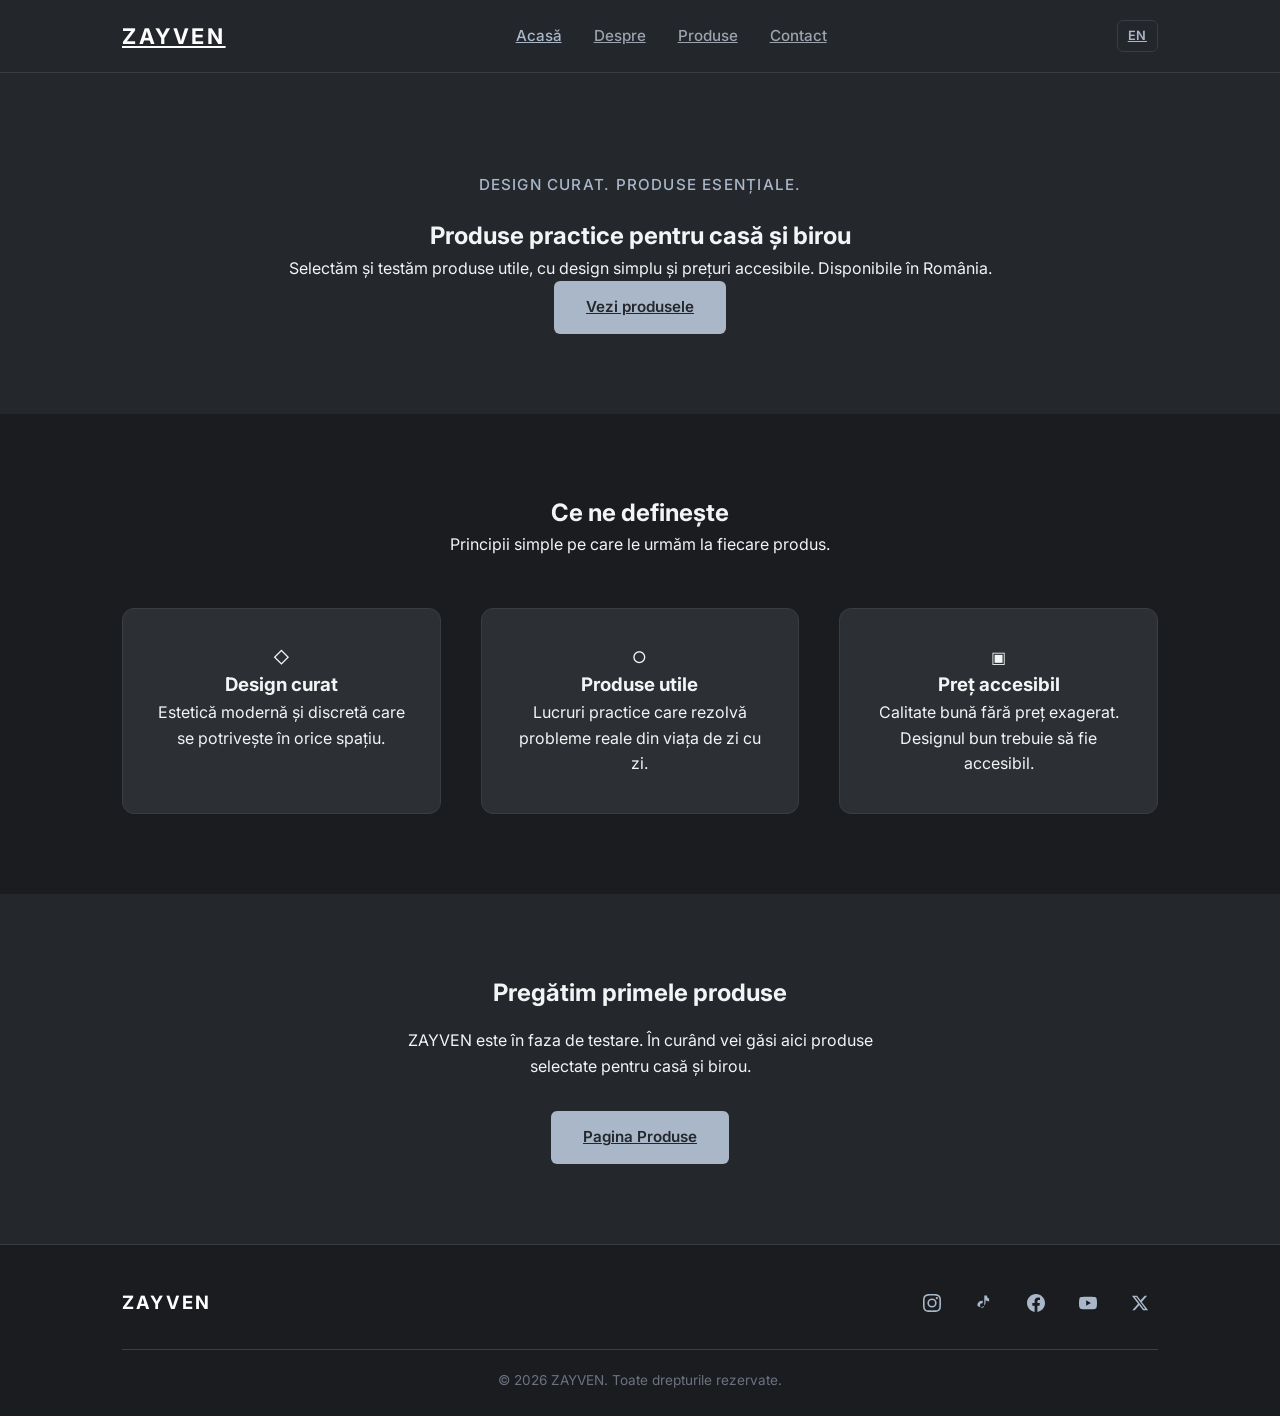
<file: index.html>
<!DOCTYPE html>
<html lang="ro">
<head>
  <meta charset="UTF-8">
  <meta name="viewport" content="width=device-width, initial-scale=1.0">
  <title>ZAYVEN — Design curat. Produse esențiale.</title>
  <meta name="description" content="ZAYVEN — brand cu design curat și produse practice pentru casă și birou. Disponibil în România.">
  <meta property="og:title" content="ZAYVEN — Design curat. Produse esențiale.">
  <meta property="og:description" content="Produse practice cu design curat, disponibile în România.">
  <meta property="og:type" content="website">
  <meta property="og:url" content="https://zayven.uk">
  <meta property="og:site_name" content="ZAYVEN">
  <meta name="twitter:card" content="summary">
  <link rel="preconnect" href="https://fonts.googleapis.com">
  <link rel="preconnect" href="https://fonts.gstatic.com" crossorigin>
  <link href="https://fonts.googleapis.com/css2?family=Inter:wght@400;500;600;700&display=swap" rel="stylesheet">
  <link rel="icon" href="favicon.svg" type="image/svg+xml">
  <link rel="stylesheet" href="styles.css">
</head>
<body>

  <header>
    <div class="container nav">
      <a href="index.html" class="logo">ZAYVEN</a>
      <nav>
        <ul class="nav-links" id="navLinks">
          <li><a href="index.html" class="active">Acasă</a></li>
          <li><a href="about.html">Despre</a></li>
          <li><a href="shop.html">Produse</a></li>
          <li><a href="contact.html">Contact</a></li>
        </ul>
      </nav>
      <div class="nav-actions">
        <a href="index-en.html" class="lang-btn" title="English">EN</a>
        <button class="menu-toggle" id="menuToggle" aria-label="Meniu">
          <span></span>
          <span></span>
          <span></span>
        </button>
      </div>
    </div>
  </header>

  <section class="hero">
    <div class="container">
      <p class="hero-tagline">Design curat. Produse esențiale.</p>
      <h1>Produse practice pentru casă și birou</h1>
      <p>Selectăm și testăm produse utile, cu design simplu și prețuri accesibile. Disponibile în România.</p>
      <a href="shop.html" class="btn btn-primary">Vezi produsele</a>
    </div>
  </section>

  <section class="features">
    <div class="container">
      <div class="section-header">
        <h2>Ce ne definește</h2>
        <p>Principii simple pe care le urmăm la fiecare produs.</p>
      </div>
      <div class="features-grid">
        <div class="feature-card">
          <div class="feature-icon">◇</div>
          <h3>Design curat</h3>
          <p>Estetică modernă și discretă care se potrivește în orice spațiu.</p>
        </div>
        <div class="feature-card">
          <div class="feature-icon">○</div>
          <h3>Produse utile</h3>
          <p>Lucruri practice care rezolvă probleme reale din viața de zi cu zi.</p>
        </div>
        <div class="feature-card">
          <div class="feature-icon">▣</div>
          <h3>Preț accesibil</h3>
          <p>Calitate bună fără preț exagerat. Designul bun trebuie să fie accesibil.</p>
        </div>
      </div>
    </div>
  </section>

  <section class="section">
    <div class="container" style="text-align: center;">
      <h2 style="margin-bottom: 16px;">Pregătim primele produse</h2>
      <p style="max-width: 480px; margin: 0 auto 32px;">
        ZAYVEN este în faza de testare. În curând vei găsi aici produse selectate pentru casă și birou.
      </p>
      <a href="shop.html" class="btn btn-primary">Pagina Produse</a>
    </div>
  </section>

  <footer>
    <div class="container">
      <div class="footer-content">
        <div class="footer-logo">ZAYVEN</div>
        <ul class="social-links">
          <li><a href="https://www.instagram.com/zayven.uk" target="_blank" rel="noopener" aria-label="Instagram"><svg viewBox="0 0 24 24" xmlns="http://www.w3.org/2000/svg"><path d="M12 2.163c3.204 0 3.584.012 4.85.07 3.252.148 4.771 1.691 4.919 4.919.058 1.265.069 1.645.069 4.849 0 3.205-.012 3.584-.069 4.849-.149 3.225-1.664 4.771-4.919 4.919-1.266.058-1.644.07-4.85.07-3.204 0-3.584-.012-4.849-.07-3.26-.149-4.771-1.699-4.919-4.92-.058-1.265-.07-1.644-.07-4.849 0-3.204.013-3.583.07-4.849.149-3.227 1.664-4.771 4.919-4.919 1.266-.057 1.645-.069 4.849-.069zM12 0C8.741 0 8.333.014 7.053.072 2.695.272.273 2.69.073 7.052.014 8.333 0 8.741 0 12c0 3.259.014 3.668.072 4.948.2 4.358 2.618 6.78 6.98 6.98C8.333 23.986 8.741 24 12 24c3.259 0 3.668-.014 4.948-.072 4.354-.2 6.782-2.618 6.979-6.98.059-1.28.073-1.689.073-4.948 0-3.259-.014-3.667-.072-4.947-.196-4.354-2.617-6.78-6.979-6.98C15.668.014 15.259 0 12 0zm0 5.838a6.162 6.162 0 100 12.324 6.162 6.162 0 000-12.324zM12 16a4 4 0 110-8 4 4 0 010 8zm6.406-11.845a1.44 1.44 0 100 2.881 1.44 1.44 0 000-2.881z"/></svg></a></li>
          <li><a href="https://www.tiktok.com/@zayven.uk" target="_blank" rel="noopener" aria-label="TikTok"><svg viewBox="0 0 24 24" xmlns="http://www.w3.org/2000/svg"><path d="M19.59 6.69a4.83 4.83 0 01-3.77-4.25V2h-3.45v13.67a2.89 2.89 0 01-2.88 2.5 2.89 2.89 0 01-2.89-2.89 2.89 2.89 0 012.89-2.89c.28 0 .54.04.79.1v-3.5a6.37 6.37 0 00-.79-.05A6.34 6.34 0 003.1 15.3a6.34 6.34 0 0010.98-4.33V8.33a8.2 8.2 0 004.76 1.52V6.4a4.85 4.85 0 01-1.25.29z"/></svg></a></li>
          <li><a href="https://www.facebook.com/share/1CYm52KBbQ/" target="_blank" rel="noopener" aria-label="Facebook"><svg viewBox="0 0 24 24" xmlns="http://www.w3.org/2000/svg"><path d="M24 12.073c0-6.627-5.373-12-12-12s-12 5.373-12 12c0 5.99 4.388 10.954 10.125 11.854v-8.385H7.078v-3.47h3.047V9.43c0-3.007 1.792-4.669 4.533-4.669 1.312 0 2.686.235 2.686.235v2.953H15.83c-1.491 0-1.956.925-1.956 1.874v2.25h3.328l-.532 3.47h-2.796v8.385C19.612 23.027 24 18.062 24 12.073z"/></svg></a></li>
          <li><a href="https://youtube.com/@zayvenuk" target="_blank" rel="noopener" aria-label="YouTube"><svg viewBox="0 0 24 24" xmlns="http://www.w3.org/2000/svg"><path d="M23.498 6.169a3.016 3.016 0 00-2.122-2.136C19.505 3.545 12 3.545 12 3.545s-7.505 0-9.377.488A3.017 3.017 0 00.502 6.17C0 8.07 0 12 0 12s0 3.93.502 5.814a3.016 3.016 0 002.122 2.136c1.871.489 9.376.489 9.376.489s7.505 0 9.377-.489a3.015 3.015 0 002.122-2.136C24 15.93 24 12 24 12s0-3.93-.502-5.831zM9.545 15.568V8.432L15.818 12l-6.273 3.568z"/></svg></a></li>
          <li><a href="https://x.com/ZayvenUK" target="_blank" rel="noopener" aria-label="X"><svg viewBox="0 0 24 24" xmlns="http://www.w3.org/2000/svg"><path d="M18.244 2.25h3.308l-7.227 8.26 8.502 11.24H16.17l-5.214-6.817L4.99 21.75H1.68l7.73-8.835L1.254 2.25H8.08l4.713 6.231zm-1.161 17.52h1.833L7.084 4.126H5.117z"/></svg></a></li>
        </ul>
      </div>
      <div class="footer-bottom">
        &copy; 2026 ZAYVEN. Toate drepturile rezervate.
      </div>
    </div>
  </footer>

  <script>
    const toggle = document.getElementById('menuToggle');
    const navLinks = document.getElementById('navLinks');
    if (toggle && navLinks) {
      toggle.addEventListener('click', () => {
        navLinks.classList.toggle('active');
      });
    }
  </script>
</body>
</html>
</file>
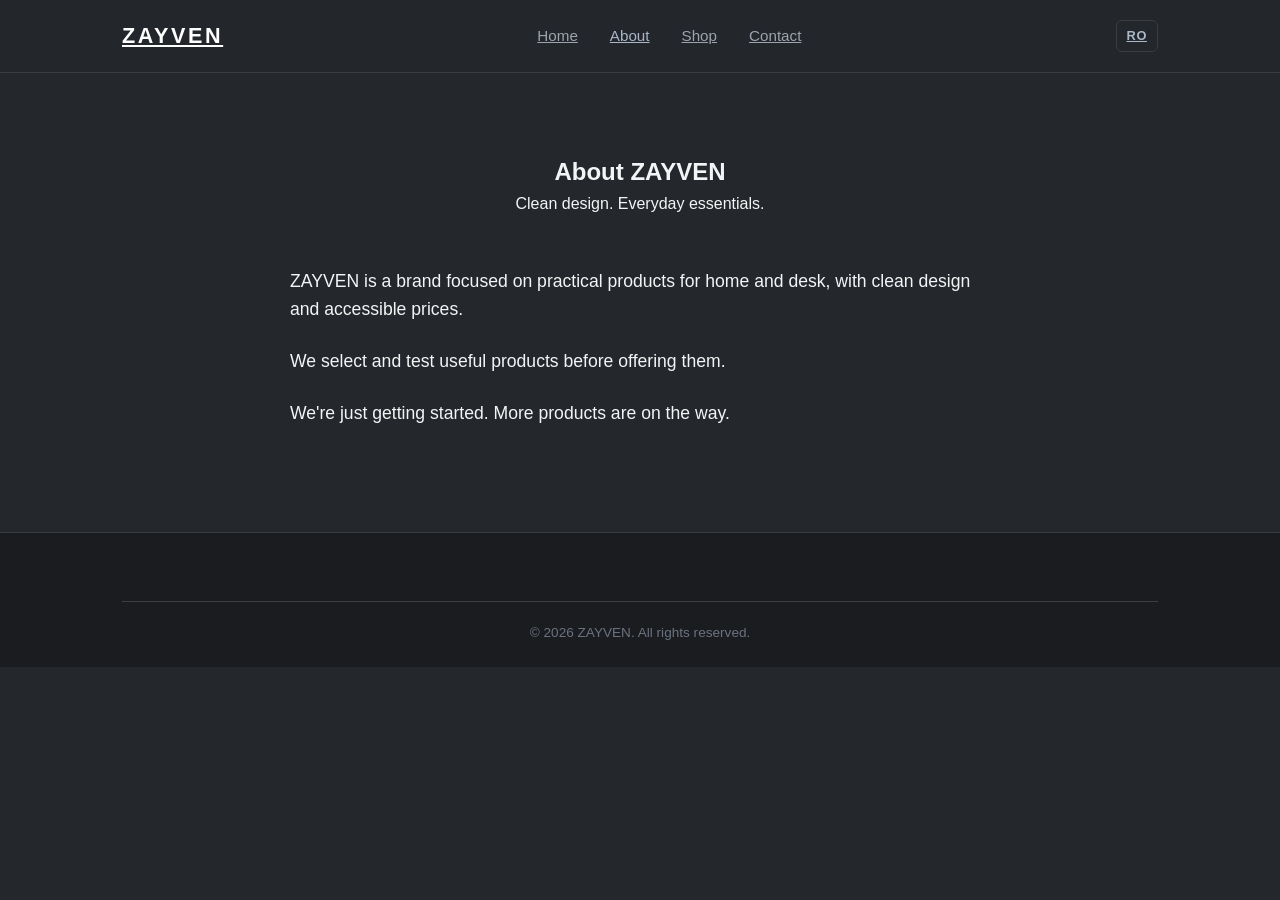
<file: about-en.html>
<!DOCTYPE html>
<html lang="en">
<head>
  <meta charset="UTF-8">
  <meta name="viewport" content="width=device-width, initial-scale=1.0">
  <title>About — ZAYVEN</title>
  <link rel="icon" href="favicon.svg" type="image/svg+xml">
  <link rel="stylesheet" href="styles.css">
</head>
<body>
  <header>
    <div class="container nav">
      <a href="index-en.html" class="logo">ZAYVEN</a>
      <nav>
        <ul class="nav-links" id="navLinks">
          <li><a href="index-en.html">Home</a></li>
          <li><a href="about-en.html" class="active">About</a></li>
          <li><a href="shop-en.html">Shop</a></li>
          <li><a href="contact-en.html">Contact</a></li>
        </ul>
      </nav>
      <div class="nav-actions">
        <a href="about.html" class="lang-btn">RO</a>
        <button class="menu-toggle" id="menuToggle"><span></span><span></span><span></span></button>
      </div>
    </div>
  </header>
  <section class="section">
    <div class="container">
      <div class="section-header">
        <h1>About ZAYVEN</h1>
        <p>Clean design. Everyday essentials.</p>
      </div>
      <div class="about-content">
        <p>ZAYVEN is a brand focused on practical products for home and desk, with clean design and accessible prices.</p>
        <p>We select and test useful products before offering them.</p>
        <p>We're just getting started. More products are on the way.</p>
      </div>
    </div>
  </section>
  <footer>
    <div class="container">
      <div class="footer-bottom">&copy; 2026 ZAYVEN. All rights reserved.</div>
    </div>
  </footer>
  <script>
    const toggle = document.getElementById('menuToggle');
    const navLinks = document.getElementById('navLinks');
    if (toggle && navLinks) toggle.addEventListener('click', () => navLinks.classList.toggle('active'));
  </script>
</body>
</html>
</file>
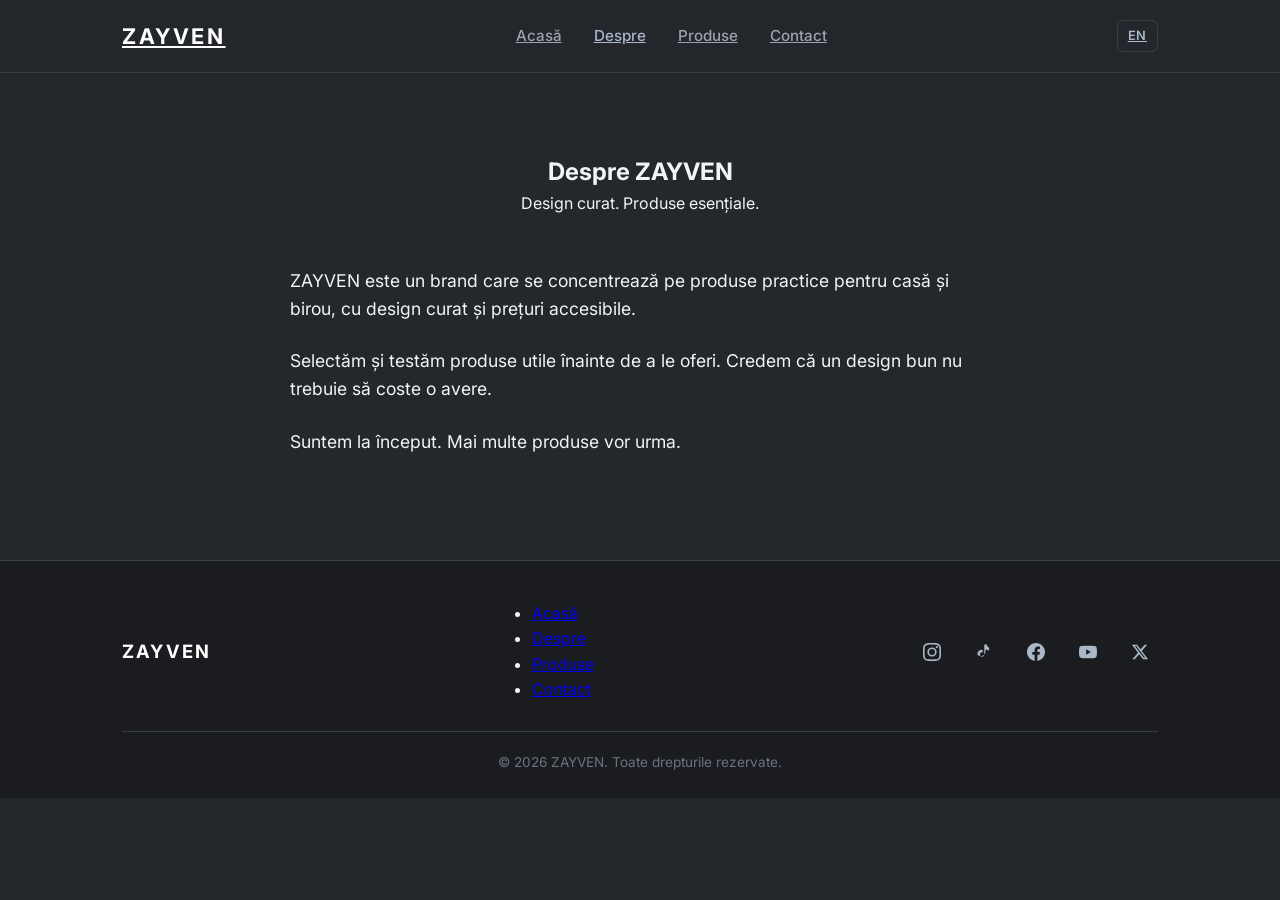
<file: about.html>
<!DOCTYPE html>
<html lang="ro">
<head>
  <meta charset="UTF-8">
  <meta name="viewport" content="width=device-width, initial-scale=1.0">
  <title>Despre — ZAYVEN</title>
  <meta name="description" content="Despre ZAYVEN — brand cu design curat și produse practice pentru casă și birou.">
  <meta property="og:title" content="Despre — ZAYVEN">
  <meta property="og:description" content="Brand cu design curat și produse practice.">
  <meta property="og:type" content="website">
  <meta property="og:url" content="https://zayven.uk/about.html">
  <meta name="twitter:card" content="summary">
  <link rel="preconnect" href="https://fonts.googleapis.com">
  <link rel="preconnect" href="https://fonts.gstatic.com" crossorigin>
  <link href="https://fonts.googleapis.com/css2?family=Inter:wght@400;500;600;700&display=swap" rel="stylesheet">
  <link rel="icon" href="favicon.svg" type="image/svg+xml">
  <link rel="stylesheet" href="styles.css">
</head>
<body>

  <header>
    <div class="container nav">
      <a href="index.html" class="logo">ZAYVEN</a>
      <nav>
        <ul class="nav-links" id="navLinks">
          <li><a href="index.html">Acasă</a></li>
          <li><a href="about.html" class="active">Despre</a></li>
          <li><a href="shop.html">Produse</a></li>
          <li><a href="contact.html">Contact</a></li>
        </ul>
      </nav>
      <div class="nav-actions">
        <a href="about-en.html" class="lang-btn" title="English">EN</a>
        <button class="menu-toggle" id="menuToggle" aria-label="Meniu">
          <span></span>
          <span></span>
          <span></span>
        </button>
      </div>
    </div>
  </header>

  <section class="section">
    <div class="container">
      <div class="section-header">
        <h1>Despre ZAYVEN</h1>
        <p>Design curat. Produse esențiale.</p>
      </div>

      <div class="about-content">
        <p>
          ZAYVEN este un brand care se concentrează pe produse practice pentru casă și birou, cu design curat și prețuri accesibile.
        </p>
        <p>
          Selectăm și testăm produse utile înainte de a le oferi. Credem că un design bun nu trebuie să coste o avere.
        </p>
        <p>
          Suntem la început. Mai multe produse vor urma.
        </p>
      </div>
    </div>
  </section>

  <footer>
    <div class="container">
      <div class="footer-content">
        <div class="footer-logo">ZAYVEN</div>
        <ul class="footer-links">
          <li><a href="index.html">Acasă</a></li>
          <li><a href="about.html">Despre</a></li>
          <li><a href="shop.html">Produse</a></li>
          <li><a href="contact.html">Contact</a></li>
        </ul>
        <ul class="social-links">
          <li><a href="https://www.instagram.com/zayven.uk" target="_blank" rel="noopener" aria-label="Instagram"><svg viewBox="0 0 24 24" xmlns="http://www.w3.org/2000/svg"><path d="M12 2.163c3.204 0 3.584.012 4.85.07 3.252.148 4.771 1.691 4.919 4.919.058 1.265.069 1.645.069 4.849 0 3.205-.012 3.584-.069 4.849-.149 3.225-1.664 4.771-4.919 4.919-1.266.058-1.644.07-4.85.07-3.204 0-3.584-.012-4.849-.07-3.26-.149-4.771-1.699-4.919-4.92-.058-1.265-.07-1.644-.07-4.849 0-3.204.013-3.583.07-4.849.149-3.227 1.664-4.771 4.919-4.919 1.266-.057 1.645-.069 4.849-.069zM12 0C8.741 0 8.333.014 7.053.072 2.695.272.273 2.69.073 7.052.014 8.333 0 8.741 0 12c0 3.259.014 3.668.072 4.948.2 4.358 2.618 6.78 6.98 6.98C8.333 23.986 8.741 24 12 24c3.259 0 3.668-.014 4.948-.072 4.354-.2 6.782-2.618 6.979-6.98.059-1.28.073-1.689.073-4.948 0-3.259-.014-3.667-.072-4.947-.196-4.354-2.617-6.78-6.979-6.98C15.668.014 15.259 0 12 0zm0 5.838a6.162 6.162 0 100 12.324 6.162 6.162 0 000-12.324zM12 16a4 4 0 110-8 4 4 0 010 8zm6.406-11.845a1.44 1.44 0 100 2.881 1.44 1.44 0 000-2.881z"/></svg></a></li>
          <li><a href="https://www.tiktok.com/@zayven.uk" target="_blank" rel="noopener" aria-label="TikTok"><svg viewBox="0 0 24 24" xmlns="http://www.w3.org/2000/svg"><path d="M19.59 6.69a4.83 4.83 0 01-3.77-4.25V2h-3.45v13.67a2.89 2.89 0 01-2.88 2.5 2.89 2.89 0 01-2.89-2.89 2.89 2.89 0 012.89-2.89c.28 0 .54.04.79.1v-3.5a6.37 6.37 0 00-.79-.05A6.34 6.34 0 003.1 15.3a6.34 6.34 0 0010.98-4.33V8.33a8.2 8.2 0 004.76 1.52V6.4a4.85 4.85 0 01-1.25.29z"/></svg></a></li>
          <li><a href="https://www.facebook.com/share/1CYm52KBbQ/" target="_blank" rel="noopener" aria-label="Facebook"><svg viewBox="0 0 24 24" xmlns="http://www.w3.org/2000/svg"><path d="M24 12.073c0-6.627-5.373-12-12-12s-12 5.373-12 12c0 5.99 4.388 10.954 10.125 11.854v-8.385H7.078v-3.47h3.047V9.43c0-3.007 1.792-4.669 4.533-4.669 1.312 0 2.686.235 2.686.235v2.953H15.83c-1.491 0-1.956.925-1.956 1.874v2.25h3.328l-.532 3.47h-2.796v8.385C19.612 23.027 24 18.062 24 12.073z"/></svg></a></li>
          <li><a href="https://youtube.com/@zayvenuk" target="_blank" rel="noopener" aria-label="YouTube"><svg viewBox="0 0 24 24" xmlns="http://www.w3.org/2000/svg"><path d="M23.498 6.169a3.016 3.016 0 00-2.122-2.136C19.505 3.545 12 3.545 12 3.545s-7.505 0-9.377.488A3.017 3.017 0 00.502 6.17C0 8.07 0 12 0 12s0 3.93.502 5.814a3.016 3.016 0 002.122 2.136c1.871.489 9.376.489 9.376.489s7.505 0 9.377-.489a3.015 3.015 0 002.122-2.136C24 15.93 24 12 24 12s0-3.93-.502-5.831zM9.545 15.568V8.432L15.818 12l-6.273 3.568z"/></svg></a></li>
          <li><a href="https://x.com/ZayvenUK" target="_blank" rel="noopener" aria-label="X"><svg viewBox="0 0 24 24" xmlns="http://www.w3.org/2000/svg"><path d="M18.244 2.25h3.308l-7.227 8.26 8.502 11.24H16.17l-5.214-6.817L4.99 21.75H1.68l7.73-8.835L1.254 2.25H8.08l4.713 6.231zm-1.161 17.52h1.833L7.084 4.126H5.117z"/></svg></a></li>
        </ul>
      </div>
      <div class="footer-bottom">
        &copy; 2026 ZAYVEN. Toate drepturile rezervate.
      </div>
    </div>
  </footer>

  <script>
    const toggle = document.getElementById('menuToggle');
    const navLinks = document.getElementById('navLinks');
    if (toggle && navLinks) {
      toggle.addEventListener('click', () => {
        navLinks.classList.toggle('active');
      });
    }
  </script>
</body>
</html>
</file>
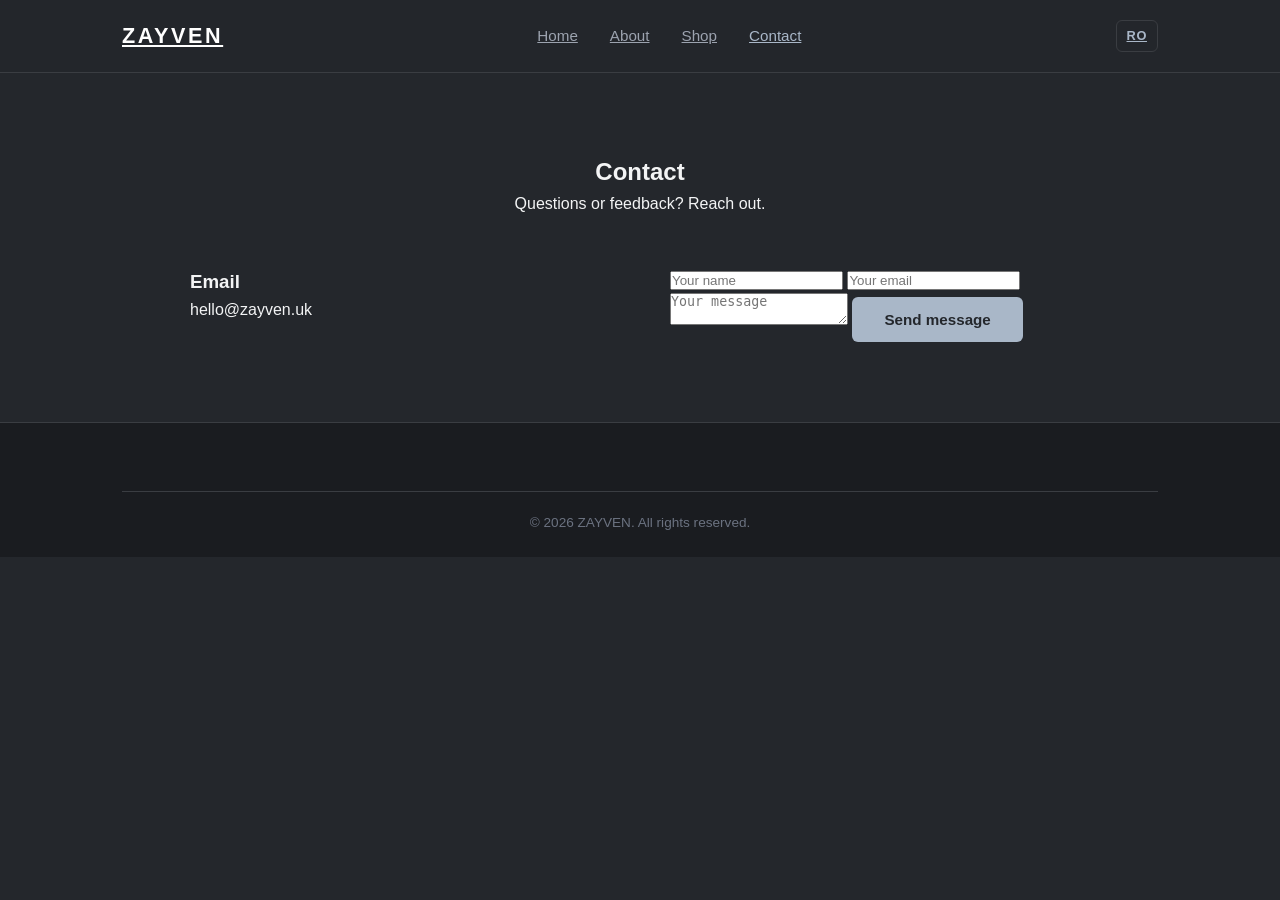
<file: contact-en.html>
<!DOCTYPE html>
<html lang="en">
<head>
  <meta charset="UTF-8">
  <meta name="viewport" content="width=device-width, initial-scale=1.0">
  <title>Contact — ZAYVEN</title>
  <meta name="description" content="Get in touch with ZAYVEN.">
  <link rel="icon" href="favicon.svg" type="image/svg+xml">
  <link rel="stylesheet" href="styles.css">
</head>
<body>
  <header>
    <div class="container nav">
      <a href="index-en.html" class="logo">ZAYVEN</a>
      <nav>
        <ul class="nav-links" id="navLinks">
          <li><a href="index-en.html">Home</a></li>
          <li><a href="about-en.html">About</a></li>
          <li><a href="shop-en.html">Shop</a></li>
          <li><a href="contact-en.html" class="active">Contact</a></li>
        </ul>
      </nav>
      <div class="nav-actions">
        <a href="contact.html" class="lang-btn">RO</a>
        <button class="menu-toggle" id="menuToggle"><span></span><span></span><span></span></button>
      </div>
    </div>
  </header>
  <section class="section">
    <div class="container">
      <div class="section-header">
        <h1>Contact</h1>
        <p>Questions or feedback? Reach out.</p>
      </div>
      <div class="contact-grid">
        <div class="contact-info">
          <h3>Email</h3>
          <p>hello@zayven.uk</p>
        </div>
        <form class="contact-form">
          <input type="text" name="name" placeholder="Your name" required>
          <input type="email" name="email" placeholder="Your email" required>
          <textarea name="message" placeholder="Your message" required></textarea>
          <button type="submit" class="btn btn-primary">Send message</button>
        </form>
      </div>
    </div>
  </section>
  <footer>
    <div class="container">
      <div class="footer-bottom">&copy; 2026 ZAYVEN. All rights reserved.</div>
    </div>
  </footer>
  <script>
    const toggle = document.getElementById('menuToggle');
    const navLinks = document.getElementById('navLinks');
    if (toggle && navLinks) toggle.addEventListener('click', () => navLinks.classList.toggle('active'));
  </script>
</body>
</html>
</file>
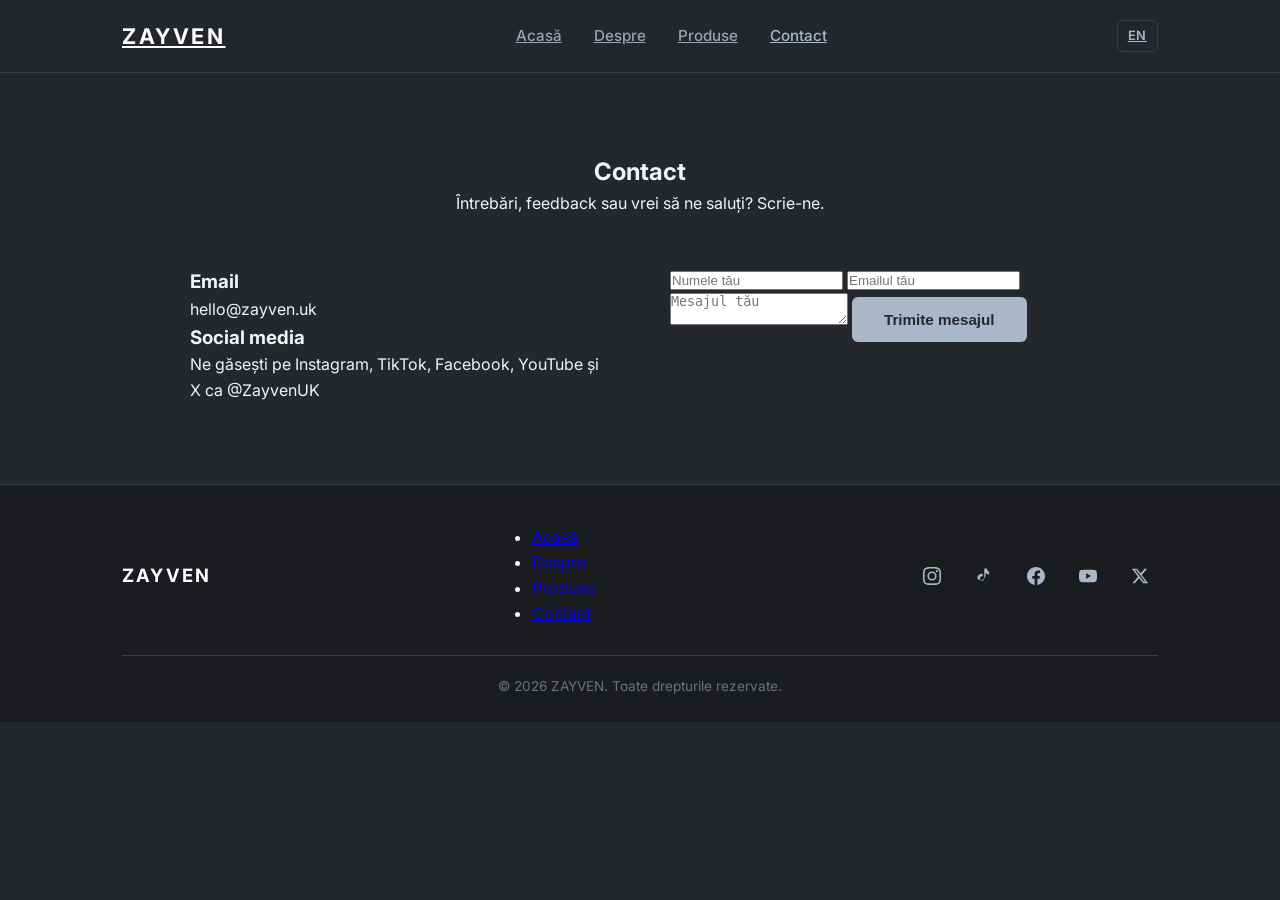
<file: contact.html>
<!DOCTYPE html>
<html lang="ro">
<head>
  <meta charset="UTF-8">
  <meta name="viewport" content="width=device-width, initial-scale=1.0">
  <title>Contact — ZAYVEN</title>
  <meta name="description" content="Contactează ZAYVEN. Întrebări, feedback sau colaborare — scrie-ne.">
  <meta property="og:title" content="Contact — ZAYVEN">
  <meta property="og:description" content="Contactează ZAYVEN.">
  <meta property="og:type" content="website">
  <meta property="og:url" content="https://zayven.uk/contact.html">
  <meta name="twitter:card" content="summary">
  <link rel="preconnect" href="https://fonts.googleapis.com">
  <link rel="preconnect" href="https://fonts.gstatic.com" crossorigin>
  <link href="https://fonts.googleapis.com/css2?family=Inter:wght@400;500;600;700&display=swap" rel="stylesheet">
  <link rel="icon" href="favicon.svg" type="image/svg+xml">
  <link rel="stylesheet" href="styles.css">
</head>
<body>

  <header>
    <div class="container nav">
      <a href="index.html" class="logo">ZAYVEN</a>
      <nav>
        <ul class="nav-links" id="navLinks">
          <li><a href="index.html">Acasă</a></li>
          <li><a href="about.html">Despre</a></li>
          <li><a href="shop.html">Produse</a></li>
          <li><a href="contact.html" class="active">Contact</a></li>
        </ul>
      </nav>
      <div class="nav-actions">
        <a href="contact-en.html" class="lang-btn" title="English">EN</a>
        <button class="menu-toggle" id="menuToggle" aria-label="Meniu">
          <span></span>
          <span></span>
          <span></span>
        </button>
      </div>
    </div>
  </header>

  <section class="section">
    <div class="container">
      <div class="section-header">
        <h1>Contact</h1>
        <p>Întrebări, feedback sau vrei să ne saluți? Scrie-ne.</p>
      </div>

      <div class="contact-grid">
        <div class="contact-info">
          <h3>Email</h3>
          <p>hello@zayven.uk</p>
          <h3>Social media</h3>
          <p>Ne găsești pe Instagram, TikTok, Facebook, YouTube și X ca @ZayvenUK</p>
        </div>
        <form class="contact-form">
          <input type="text" name="name" placeholder="Numele tău" required>
          <input type="email" name="email" placeholder="Emailul tău" required>
          <textarea name="message" placeholder="Mesajul tău" required></textarea>
          <button type="submit" class="btn btn-primary">Trimite mesajul</button>
        </form>
      </div>
    </div>
  </section>

  <footer>
    <div class="container">
      <div class="footer-content">
        <div class="footer-logo">ZAYVEN</div>
        <ul class="footer-links">
          <li><a href="index.html">Acasă</a></li>
          <li><a href="about.html">Despre</a></li>
          <li><a href="shop.html">Produse</a></li>
          <li><a href="contact.html">Contact</a></li>
        </ul>
        <ul class="social-links">
          <li><a href="https://www.instagram.com/zayven.uk" target="_blank" rel="noopener" aria-label="Instagram"><svg viewBox="0 0 24 24" xmlns="http://www.w3.org/2000/svg"><path d="M12 2.163c3.204 0 3.584.012 4.85.07 3.252.148 4.771 1.691 4.919 4.919.058 1.265.069 1.645.069 4.849 0 3.205-.012 3.584-.069 4.849-.149 3.225-1.664 4.771-4.919 4.919-1.266.058-1.644.07-4.85.07-3.204 0-3.584-.012-4.849-.07-3.26-.149-4.771-1.699-4.919-4.92-.058-1.265-.07-1.644-.07-4.849 0-3.204.013-3.583.07-4.849.149-3.227 1.664-4.771 4.919-4.919 1.266-.057 1.645-.069 4.849-.069zM12 0C8.741 0 8.333.014 7.053.072 2.695.272.273 2.69.073 7.052.014 8.333 0 8.741 0 12c0 3.259.014 3.668.072 4.948.2 4.358 2.618 6.78 6.98 6.98C8.333 23.986 8.741 24 12 24c3.259 0 3.668-.014 4.948-.072 4.354-.2 6.782-2.618 6.979-6.98.059-1.28.073-1.689.073-4.948 0-3.259-.014-3.667-.072-4.947-.196-4.354-2.617-6.78-6.979-6.98C15.668.014 15.259 0 12 0zm0 5.838a6.162 6.162 0 100 12.324 6.162 6.162 0 000-12.324zM12 16a4 4 0 110-8 4 4 0 010 8zm6.406-11.845a1.44 1.44 0 100 2.881 1.44 1.44 0 000-2.881z"/></svg></a></li>
          <li><a href="https://www.tiktok.com/@zayven.uk" target="_blank" rel="noopener" aria-label="TikTok"><svg viewBox="0 0 24 24" xmlns="http://www.w3.org/2000/svg"><path d="M19.59 6.69a4.83 4.83 0 01-3.77-4.25V2h-3.45v13.67a2.89 2.89 0 01-2.88 2.5 2.89 2.89 0 01-2.89-2.89 2.89 2.89 0 012.89-2.89c.28 0 .54.04.79.1v-3.5a6.37 6.37 0 00-.79-.05A6.34 6.34 0 003.1 15.3a6.34 6.34 0 0010.98-4.33V8.33a8.2 8.2 0 004.76 1.52V6.4a4.85 4.85 0 01-1.25.29z"/></svg></a></li>
          <li><a href="https://www.facebook.com/share/1CYm52KBbQ/" target="_blank" rel="noopener" aria-label="Facebook"><svg viewBox="0 0 24 24" xmlns="http://www.w3.org/2000/svg"><path d="M24 12.073c0-6.627-5.373-12-12-12s-12 5.373-12 12c0 5.99 4.388 10.954 10.125 11.854v-8.385H7.078v-3.47h3.047V9.43c0-3.007 1.792-4.669 4.533-4.669 1.312 0 2.686.235 2.686.235v2.953H15.83c-1.491 0-1.956.925-1.956 1.874v2.25h3.328l-.532 3.47h-2.796v8.385C19.612 23.027 24 18.062 24 12.073z"/></svg></a></li>
          <li><a href="https://youtube.com/@zayvenuk" target="_blank" rel="noopener" aria-label="YouTube"><svg viewBox="0 0 24 24" xmlns="http://www.w3.org/2000/svg"><path d="M23.498 6.169a3.016 3.016 0 00-2.122-2.136C19.505 3.545 12 3.545 12 3.545s-7.505 0-9.377.488A3.017 3.017 0 00.502 6.17C0 8.07 0 12 0 12s0 3.93.502 5.814a3.016 3.016 0 002.122 2.136c1.871.489 9.376.489 9.376.489s7.505 0 9.377-.489a3.015 3.015 0 002.122-2.136C24 15.93 24 12 24 12s0-3.93-.502-5.831zM9.545 15.568V8.432L15.818 12l-6.273 3.568z"/></svg></a></li>
          <li><a href="https://x.com/ZayvenUK" target="_blank" rel="noopener" aria-label="X"><svg viewBox="0 0 24 24" xmlns="http://www.w3.org/2000/svg"><path d="M18.244 2.25h3.308l-7.227 8.26 8.502 11.24H16.17l-5.214-6.817L4.99 21.75H1.68l7.73-8.835L1.254 2.25H8.08l4.713 6.231zm-1.161 17.52h1.833L7.084 4.126H5.117z"/></svg></a></li>
        </ul>
      </div>
      <div class="footer-bottom">
        &copy; 2026 ZAYVEN. Toate drepturile rezervate.
      </div>
    </div>
  </footer>

  <script>
    const toggle = document.getElementById('menuToggle');
    const navLinks = document.getElementById('navLinks');
    if (toggle && navLinks) {
      toggle.addEventListener('click', () => {
        navLinks.classList.toggle('active');
      });
    }

    const form = document.querySelector('.contact-form');
    if (form) {
      form.addEventListener('submit', function(e) {
        e.preventDefault();
        alert('Mulțumim pentru mesaj. Acesta este un formular demo — te rugăm să ne scrii direct la hello@zayven.uk.');
      });
    }
  </script>
</body>
</html>
</file>
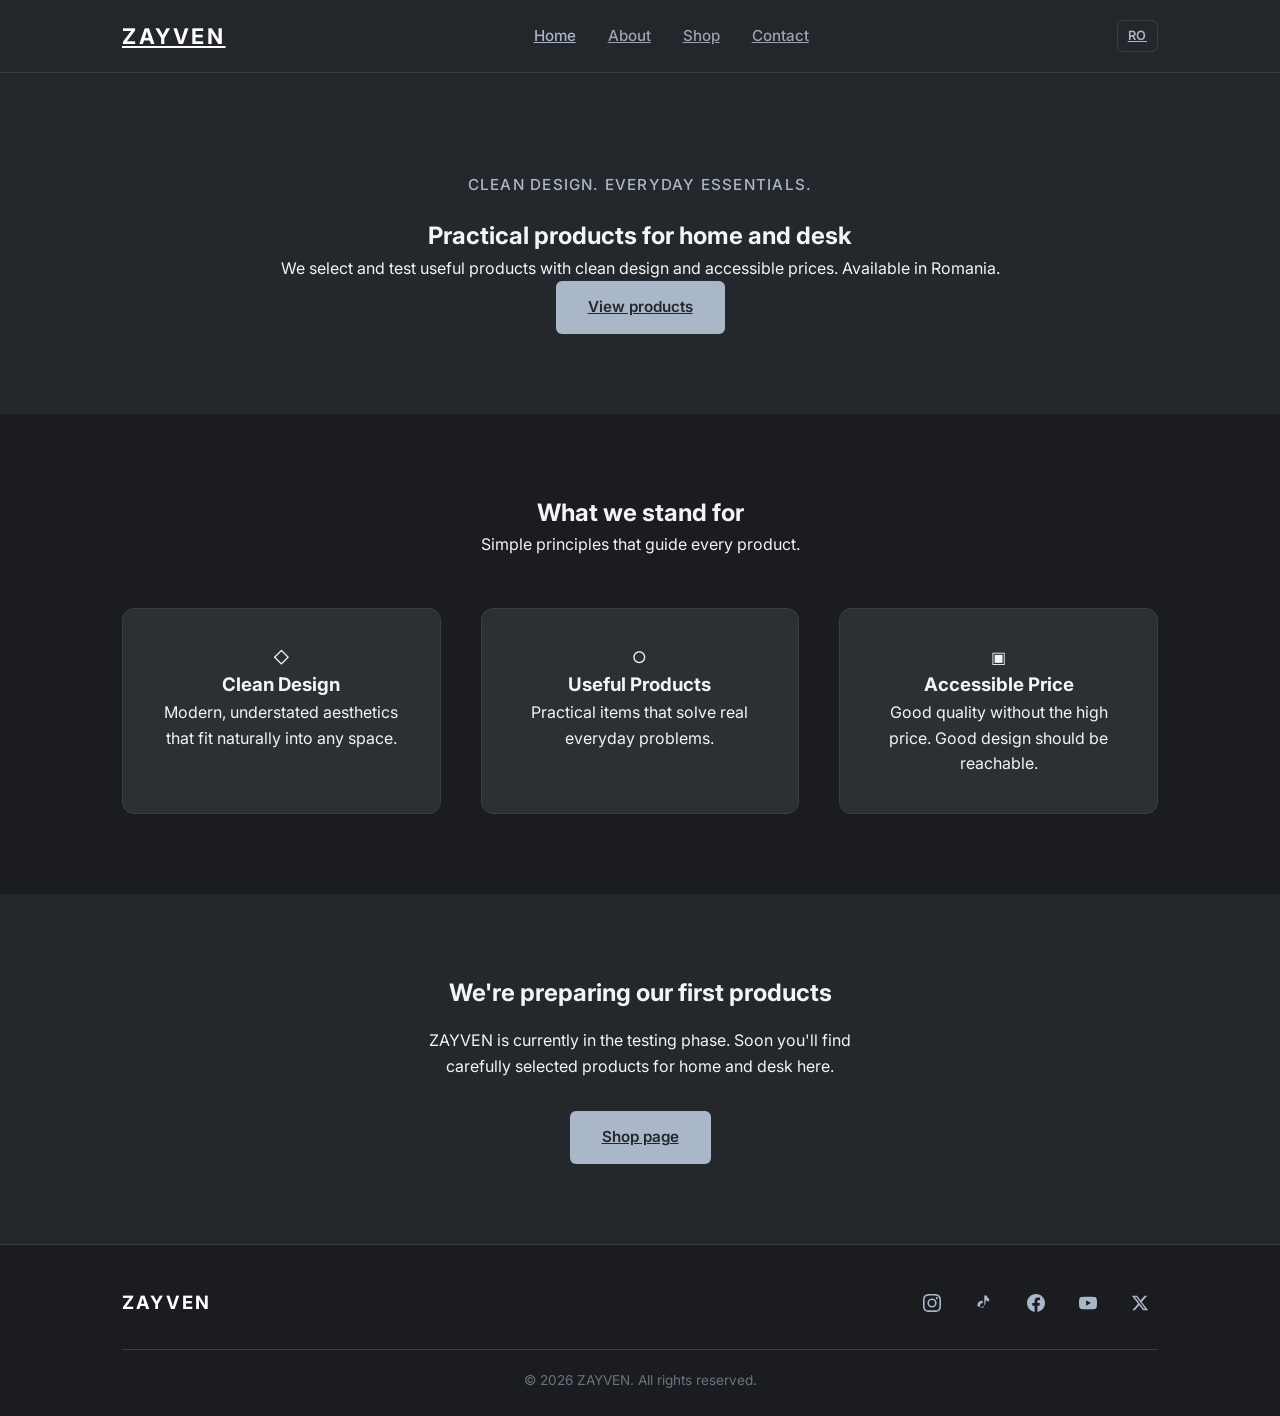
<file: index-en.html>
<!DOCTYPE html>
<html lang="en">
<head>
  <meta charset="UTF-8">
  <meta name="viewport" content="width=device-width, initial-scale=1.0">
  <title>ZAYVEN — Clean design. Everyday essentials.</title>
  <meta name="description" content="ZAYVEN — clean design and practical products for home and desk. Available in Romania.">
  <meta property="og:title" content="ZAYVEN — Clean design. Everyday essentials.">
  <meta property="og:description" content="Practical products with clean design.">
  <meta property="og:type" content="website">
  <meta property="og:url" content="https://zayven.uk/index-en.html">
  <meta property="og:site_name" content="ZAYVEN">
  <meta name="twitter:card" content="summary">
  <link rel="preconnect" href="https://fonts.googleapis.com">
  <link rel="preconnect" href="https://fonts.gstatic.com" crossorigin>
  <link href="https://fonts.googleapis.com/css2?family=Inter:wght@400;500;600;700&display=swap" rel="stylesheet">
  <link rel="icon" href="favicon.svg" type="image/svg+xml">
  <link rel="stylesheet" href="styles.css">
</head>
<body>

  <header>
    <div class="container nav">
      <a href="index-en.html" class="logo">ZAYVEN</a>
      <nav>
        <ul class="nav-links" id="navLinks">
          <li><a href="index-en.html" class="active">Home</a></li>
          <li><a href="about-en.html">About</a></li>
          <li><a href="shop-en.html">Shop</a></li>
          <li><a href="contact-en.html">Contact</a></li>
        </ul>
      </nav>
      <div class="nav-actions">
        <a href="index.html" class="lang-btn" title="Română">RO</a>
        <button class="menu-toggle" id="menuToggle" aria-label="Menu">
          <span></span>
          <span></span>
          <span></span>
        </button>
      </div>
    </div>
  </header>

  <section class="hero">
    <div class="container">
      <p class="hero-tagline">Clean design. Everyday essentials.</p>
      <h1>Practical products for home and desk</h1>
      <p>We select and test useful products with clean design and accessible prices. Available in Romania.</p>
      <a href="shop-en.html" class="btn btn-primary">View products</a>
    </div>
  </section>

  <section class="features">
    <div class="container">
      <div class="section-header">
        <h2>What we stand for</h2>
        <p>Simple principles that guide every product.</p>
      </div>
      <div class="features-grid">
        <div class="feature-card">
          <div class="feature-icon">◇</div>
          <h3>Clean Design</h3>
          <p>Modern, understated aesthetics that fit naturally into any space.</p>
        </div>
        <div class="feature-card">
          <div class="feature-icon">○</div>
          <h3>Useful Products</h3>
          <p>Practical items that solve real everyday problems.</p>
        </div>
        <div class="feature-card">
          <div class="feature-icon">▣</div>
          <h3>Accessible Price</h3>
          <p>Good quality without the high price. Good design should be reachable.</p>
        </div>
      </div>
    </div>
  </section>

  <section class="section">
    <div class="container" style="text-align: center;">
      <h2 style="margin-bottom: 16px;">We're preparing our first products</h2>
      <p style="max-width: 480px; margin: 0 auto 32px;">
        ZAYVEN is currently in the testing phase. Soon you'll find carefully selected products for home and desk here.
      </p>
      <a href="shop-en.html" class="btn btn-primary">Shop page</a>
    </div>
  </section>

  <footer>
    <div class="container">
      <div class="footer-content">
        <div class="footer-logo">ZAYVEN</div>
        <ul class="social-links">
          <li><a href="https://www.instagram.com/zayven.uk" target="_blank" rel="noopener" aria-label="Instagram"><svg viewBox="0 0 24 24" xmlns="http://www.w3.org/2000/svg"><path d="M12 2.163c3.204 0 3.584.012 4.85.07 3.252.148 4.771 1.691 4.919 4.919.058 1.265.069 1.645.069 4.849 0 3.205-.012 3.584-.069 4.849-.149 3.225-1.664 4.771-4.919 4.919-1.266.058-1.644.07-4.85.07-3.204 0-3.584-.012-4.849-.07-3.26-.149-4.771-1.699-4.919-4.92-.058-1.265-.07-1.644-.07-4.849 0-3.204.013-3.583.07-4.849.149-3.227 1.664-4.771 4.919-4.919 1.266-.057 1.645-.069 4.849-.069zM12 0C8.741 0 8.333.014 7.053.072 2.695.272.273 2.69.073 7.052.014 8.333 0 8.741 0 12c0 3.259.014 3.668.072 4.948.2 4.358 2.618 6.78 6.98 6.98C8.333 23.986 8.741 24 12 24c3.259 0 3.668-.014 4.948-.072 4.354-.2 6.782-2.618 6.979-6.98.059-1.28.073-1.689.073-4.948 0-3.259-.014-3.667-.072-4.947-.196-4.354-2.617-6.78-6.979-6.98C15.668.014 15.259 0 12 0zm0 5.838a6.162 6.162 0 100 12.324 6.162 6.162 0 000-12.324zM12 16a4 4 0 110-8 4 4 0 010 8zm6.406-11.845a1.44 1.44 0 100 2.881 1.44 1.44 0 000-2.881z"/></svg></a></li>
          <li><a href="https://www.tiktok.com/@zayven.uk" target="_blank" rel="noopener" aria-label="TikTok"><svg viewBox="0 0 24 24" xmlns="http://www.w3.org/2000/svg"><path d="M19.59 6.69a4.83 4.83 0 01-3.77-4.25V2h-3.45v13.67a2.89 2.89 0 01-2.88 2.5 2.89 2.89 0 01-2.89-2.89 2.89 2.89 0 012.89-2.89c.28 0 .54.04.79.1v-3.5a6.37 6.37 0 00-.79-.05A6.34 6.34 0 003.1 15.3a6.34 6.34 0 0010.98-4.33V8.33a8.2 8.2 0 004.76 1.52V6.4a4.85 4.85 0 01-1.25.29z"/></svg></a></li>
          <li><a href="https://www.facebook.com/share/1CYm52KBbQ/" target="_blank" rel="noopener" aria-label="Facebook"><svg viewBox="0 0 24 24" xmlns="http://www.w3.org/2000/svg"><path d="M24 12.073c0-6.627-5.373-12-12-12s-12 5.373-12 12c0 5.99 4.388 10.954 10.125 11.854v-8.385H7.078v-3.47h3.047V9.43c0-3.007 1.792-4.669 4.533-4.669 1.312 0 2.686.235 2.686.235v2.953H15.83c-1.491 0-1.956.925-1.956 1.874v2.25h3.328l-.532 3.47h-2.796v8.385C19.612 23.027 24 18.062 24 12.073z"/></svg></a></li>
          <li><a href="https://youtube.com/@zayvenuk" target="_blank" rel="noopener" aria-label="YouTube"><svg viewBox="0 0 24 24" xmlns="http://www.w3.org/2000/svg"><path d="M23.498 6.169a3.016 3.016 0 00-2.122-2.136C19.505 3.545 12 3.545 12 3.545s-7.505 0-9.377.488A3.017 3.017 0 00.502 6.17C0 8.07 0 12 0 12s0 3.93.502 5.814a3.016 3.016 0 002.122 2.136c1.871.489 9.376.489 9.376.489s7.505 0 9.377-.489a3.015 3.015 0 002.122-2.136C24 15.93 24 12 24 12s0-3.93-.502-5.831zM9.545 15.568V8.432L15.818 12l-6.273 3.568z"/></svg></a></li>
          <li><a href="https://x.com/ZayvenUK" target="_blank" rel="noopener" aria-label="X"><svg viewBox="0 0 24 24" xmlns="http://www.w3.org/2000/svg"><path d="M18.244 2.25h3.308l-7.227 8.26 8.502 11.24H16.17l-5.214-6.817L4.99 21.75H1.68l7.73-8.835L1.254 2.25H8.08l4.713 6.231zm-1.161 17.52h1.833L7.084 4.126H5.117z"/></svg></a></li>
        </ul>
      </div>
      <div class="footer-bottom">
        &copy; 2026 ZAYVEN. All rights reserved.
      </div>
    </div>
  </footer>

  <script>
    const toggle = document.getElementById('menuToggle');
    const navLinks = document.getElementById('navLinks');
    if (toggle && navLinks) {
      toggle.addEventListener('click', () => {
        navLinks.classList.toggle('active');
      });
    }
  </script>
</body>
</html>
</file>
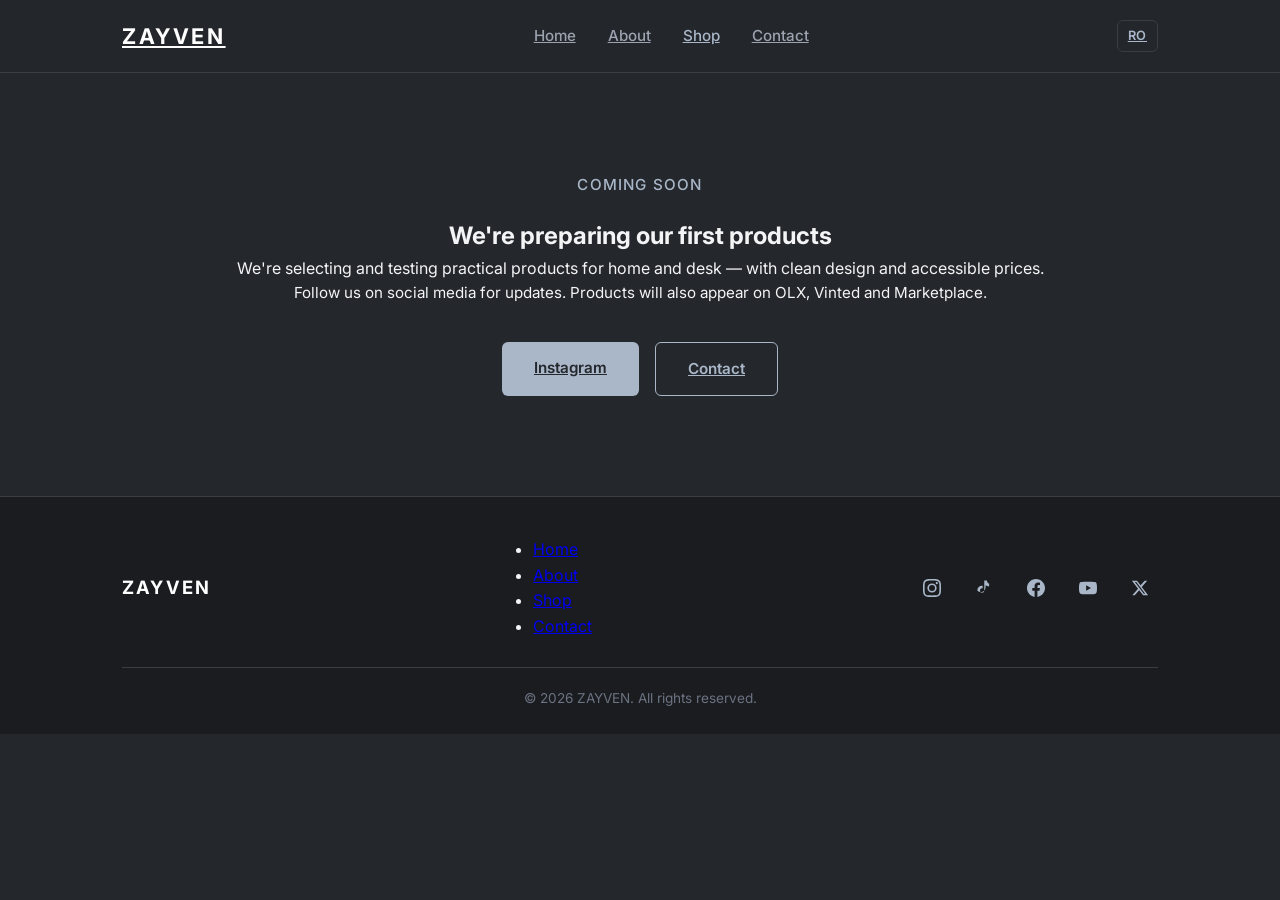
<file: shop-en.html>
<!DOCTYPE html>
<html lang="en">
<head>
  <meta charset="UTF-8">
  <meta name="viewport" content="width=device-width, initial-scale=1.0">
  <title>Shop — ZAYVEN</title>
  <meta name="description" content="ZAYVEN products. Clean design, practical items for home and desk.">
  <meta property="og:title" content="Shop — ZAYVEN">
  <meta property="og:description" content="Practical products with clean design.">
  <meta property="og:type" content="website">
  <meta property="og:url" content="https://zayven.uk/shop-en.html">
  <meta name="twitter:card" content="summary">
  <link rel="icon" href="favicon.svg" type="image/svg+xml">
  <link rel="preconnect" href="https://fonts.googleapis.com">
  <link rel="preconnect" href="https://fonts.gstatic.com" crossorigin>
  <link href="https://fonts.googleapis.com/css2?family=Inter:wght@400;500;600;700&display=swap" rel="stylesheet">
  <link rel="stylesheet" href="styles.css">
</head>
<body>

  <header>
    <div class="container nav">
      <a href="index-en.html" class="logo">ZAYVEN</a>
      <nav>
        <ul class="nav-links" id="navLinks">
          <li><a href="index-en.html">Home</a></li>
          <li><a href="about-en.html">About</a></li>
          <li><a href="shop-en.html" class="active">Shop</a></li>
          <li><a href="contact-en.html">Contact</a></li>
        </ul>
      </nav>
      <div class="nav-actions">
        <a href="shop.html" class="lang-btn" title="Română">RO</a>
        <button class="menu-toggle" id="menuToggle" aria-label="Menu">
          <span></span>
          <span></span>
          <span></span>
        </button>
      </div>
    </div>
  </header>

  <section class="coming-soon">
    <div class="container">
      <p class="hero-tagline">Coming soon</p>
      <h1>We're preparing our first products</h1>
      <p>
        We're selecting and testing practical products for home and desk — with clean design and accessible prices.
      </p>
      <p style="margin-bottom: 36px; font-size: 0.95rem;">
        Follow us on social media for updates. Products will also appear on OLX, Vinted and Marketplace.
      </p>
      <div style="display: flex; gap: 16px; justify-content: center; flex-wrap: wrap;">
        <a href="https://www.instagram.com/zayven.uk" target="_blank" rel="noopener" class="btn btn-primary">Instagram</a>
        <a href="contact-en.html" class="btn btn-outline">Contact</a>
      </div>
    </div>
  </section>

  <footer>
    <div class="container">
      <div class="footer-content">
        <div class="footer-logo">ZAYVEN</div>
        <ul class="footer-links">
          <li><a href="index-en.html">Home</a></li>
          <li><a href="about-en.html">About</a></li>
          <li><a href="shop-en.html">Shop</a></li>
          <li><a href="contact-en.html">Contact</a></li>
        </ul>
        <ul class="social-links">
          <li><a href="https://www.instagram.com/zayven.uk" target="_blank" rel="noopener" aria-label="Instagram"><svg viewBox="0 0 24 24" xmlns="http://www.w3.org/2000/svg"><path d="M12 2.163c3.204 0 3.584.012 4.85.07 3.252.148 4.771 1.691 4.919 4.919.058 1.265.069 1.645.069 4.849 0 3.205-.012 3.584-.069 4.849-.149 3.225-1.664 4.771-4.919 4.919-1.266.058-1.644.07-4.85.07-3.204 0-3.584-.012-4.849-.07-3.26-.149-4.771-1.699-4.919-4.92-.058-1.265-.07-1.644-.07-4.849 0-3.204.013-3.583.07-4.849.149-3.227 1.664-4.771 4.919-4.919 1.266-.057 1.645-.069 4.849-.069zM12 0C8.741 0 8.333.014 7.053.072 2.695.272.273 2.69.073 7.052.014 8.333 0 8.741 0 12c0 3.259.014 3.668.072 4.948.2 4.358 2.618 6.78 6.98 6.98C8.333 23.986 8.741 24 12 24c3.259 0 3.668-.014 4.948-.072 4.354-.2 6.782-2.618 6.979-6.98.059-1.28.073-1.689.073-4.948 0-3.259-.014-3.667-.072-4.947-.196-4.354-2.617-6.78-6.979-6.98C15.668.014 15.259 0 12 0zm0 5.838a6.162 6.162 0 100 12.324 6.162 6.162 0 000-12.324zM12 16a4 4 0 110-8 4 4 0 010 8zm6.406-11.845a1.44 1.44 0 100 2.881 1.44 1.44 0 000-2.881z"/></svg></a></li>
          <li><a href="https://www.tiktok.com/@zayven.uk" target="_blank" rel="noopener" aria-label="TikTok"><svg viewBox="0 0 24 24" xmlns="http://www.w3.org/2000/svg"><path d="M19.59 6.69a4.83 4.83 0 01-3.77-4.25V2h-3.45v13.67a2.89 2.89 0 01-2.88 2.5 2.89 2.89 0 01-2.89-2.89 2.89 2.89 0 012.89-2.89c.28 0 .54.04.79.1v-3.5a6.37 6.37 0 00-.79-.05A6.34 6.34 0 003.1 15.3a6.34 6.34 0 0010.98-4.33V8.33a8.2 8.2 0 004.76 1.52V6.4a4.85 4.85 0 01-1.25.29z"/></svg></a></li>
          <li><a href="https://www.facebook.com/share/1CYm52KBbQ/" target="_blank" rel="noopener" aria-label="Facebook"><svg viewBox="0 0 24 24" xmlns="http://www.w3.org/2000/svg"><path d="M24 12.073c0-6.627-5.373-12-12-12s-12 5.373-12 12c0 5.99 4.388 10.954 10.125 11.854v-8.385H7.078v-3.47h3.047V9.43c0-3.007 1.792-4.669 4.533-4.669 1.312 0 2.686.235 2.686.235v2.953H15.83c-1.491 0-1.956.925-1.956 1.874v2.25h3.328l-.532 3.47h-2.796v8.385C19.612 23.027 24 18.062 24 12.073z"/></svg></a></li>
          <li><a href="https://youtube.com/@zayvenuk" target="_blank" rel="noopener" aria-label="YouTube"><svg viewBox="0 0 24 24" xmlns="http://www.w3.org/2000/svg"><path d="M23.498 6.169a3.016 3.016 0 00-2.122-2.136C19.505 3.545 12 3.545 12 3.545s-7.505 0-9.377.488A3.017 3.017 0 00.502 6.17C0 8.07 0 12 0 12s0 3.93.502 5.814a3.016 3.016 0 002.122 2.136c1.871.489 9.376.489 9.376.489s7.505 0 9.377-.489a3.015 3.015 0 002.122-2.136C24 15.93 24 12 24 12s0-3.93-.502-5.831zM9.545 15.568V8.432L15.818 12l-6.273 3.568z"/></svg></a></li>
          <li><a href="https://x.com/ZayvenUK" target="_blank" rel="noopener" aria-label="X"><svg viewBox="0 0 24 24" xmlns="http://www.w3.org/2000/svg"><path d="M18.244 2.25h3.308l-7.227 8.26 8.502 11.24H16.17l-5.214-6.817L4.99 21.75H1.68l7.73-8.835L1.254 2.25H8.08l4.713 6.231zm-1.161 17.52h1.833L7.084 4.126H5.117z"/></svg></a></li>
        </ul>
      </div>
      <div class="footer-bottom">
        &copy; 2026 ZAYVEN. All rights reserved.
      </div>
    </div>
  </footer>

  <script>
    const toggle = document.getElementById('menuToggle');
    const navLinks = document.getElementById('navLinks');
    if (toggle && navLinks) {
      toggle.addEventListener('click', () => {
        navLinks.classList.toggle('active');
      });
    }
  </script>
</body>
</html>
</file>
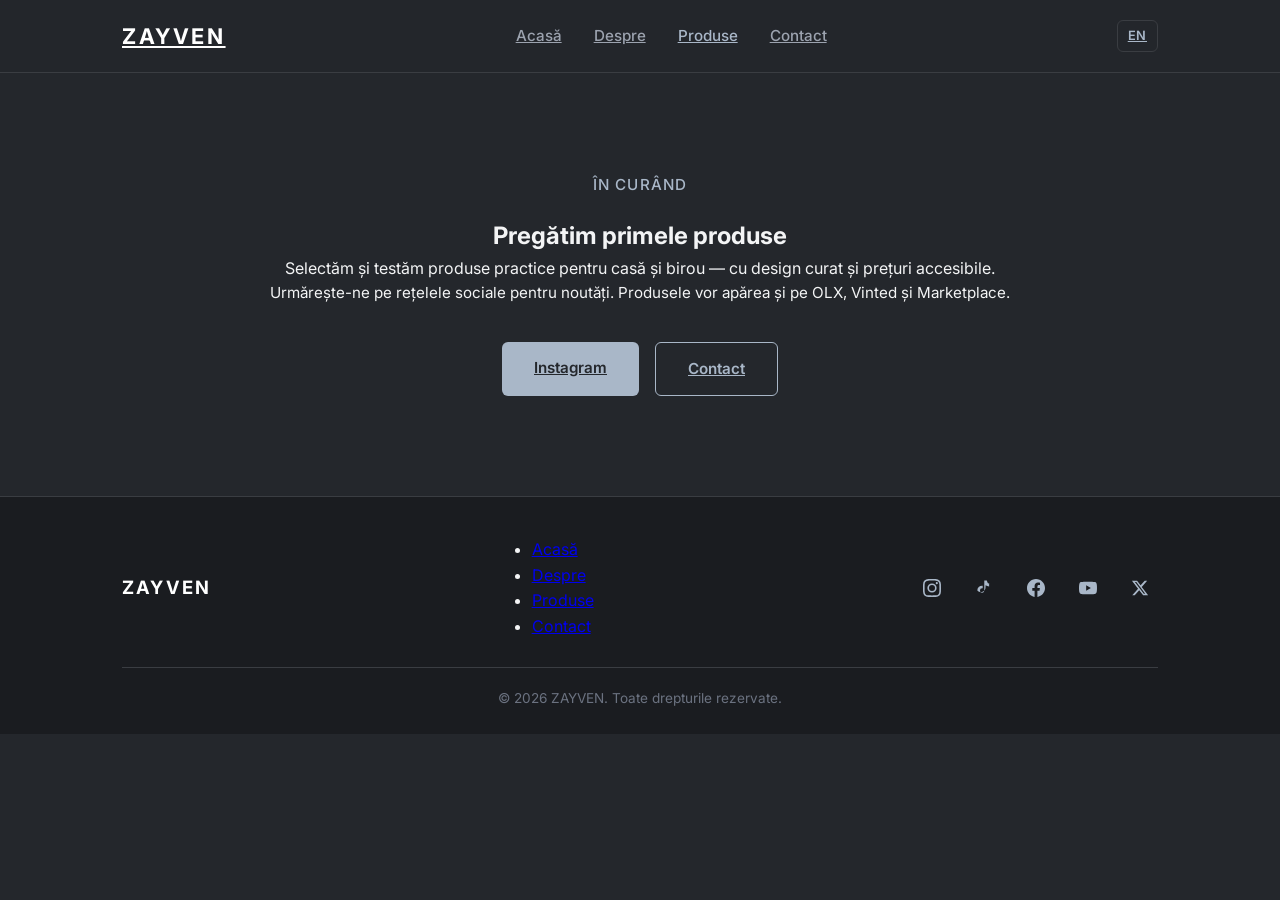
<file: shop.html>
<!DOCTYPE html>
<html lang="ro">
<head>
  <meta charset="UTF-8">
  <meta name="viewport" content="width=device-width, initial-scale=1.0">
  <title>Produse — ZAYVEN</title>
  <meta name="description" content="Produsele ZAYVEN. Design curat, produse practice pentru casă și birou. Disponibile în România.">
  <meta property="og:title" content="Produse — ZAYVEN">
  <meta property="og:description" content="Produse practice cu design curat.">
  <meta property="og:type" content="website">
  <meta property="og:url" content="https://zayven.uk/shop.html">
  <meta name="twitter:card" content="summary">
  <link rel="icon" href="favicon.svg" type="image/svg+xml">
  <link rel="preconnect" href="https://fonts.googleapis.com">
  <link rel="preconnect" href="https://fonts.gstatic.com" crossorigin>
  <link href="https://fonts.googleapis.com/css2?family=Inter:wght@400;500;600;700&display=swap" rel="stylesheet">
  <link rel="stylesheet" href="styles.css">
</head>
<body>

  <header>
    <div class="container nav">
      <a href="index.html" class="logo">ZAYVEN</a>
      <nav>
        <ul class="nav-links" id="navLinks">
          <li><a href="index.html">Acasă</a></li>
          <li><a href="about.html">Despre</a></li>
          <li><a href="shop.html" class="active">Produse</a></li>
          <li><a href="contact.html">Contact</a></li>
        </ul>
      </nav>
      <div class="nav-actions">
        <a href="shop-en.html" class="lang-btn" title="English">EN</a>
        <button class="menu-toggle" id="menuToggle" aria-label="Meniu">
          <span></span>
          <span></span>
          <span></span>
        </button>
      </div>
    </div>
  </header>

  <section class="coming-soon">
    <div class="container">
      <p class="hero-tagline">În curând</p>
      <h1>Pregătim primele produse</h1>
      <p>
        Selectăm și testăm produse practice pentru casă și birou — cu design curat și prețuri accesibile.
      </p>
      <p style="margin-bottom: 36px; font-size: 0.95rem;">
        Urmărește-ne pe rețelele sociale pentru noutăți. Produsele vor apărea și pe OLX, Vinted și Marketplace.
      </p>
      <div style="display: flex; gap: 16px; justify-content: center; flex-wrap: wrap;">
        <a href="https://www.instagram.com/zayven.uk" target="_blank" rel="noopener" class="btn btn-primary">Instagram</a>
        <a href="contact.html" class="btn btn-outline">Contact</a>
      </div>
    </div>
  </section>

  <footer>
    <div class="container">
      <div class="footer-content">
        <div class="footer-logo">ZAYVEN</div>
        <ul class="footer-links">
          <li><a href="index.html">Acasă</a></li>
          <li><a href="about.html">Despre</a></li>
          <li><a href="shop.html">Produse</a></li>
          <li><a href="contact.html">Contact</a></li>
        </ul>
        <ul class="social-links">
          <li><a href="https://www.instagram.com/zayven.uk" target="_blank" rel="noopener" aria-label="Instagram"><svg viewBox="0 0 24 24" xmlns="http://www.w3.org/2000/svg"><path d="M12 2.163c3.204 0 3.584.012 4.85.07 3.252.148 4.771 1.691 4.919 4.919.058 1.265.069 1.645.069 4.849 0 3.205-.012 3.584-.069 4.849-.149 3.225-1.664 4.771-4.919 4.919-1.266.058-1.644.07-4.85.07-3.204 0-3.584-.012-4.849-.07-3.26-.149-4.771-1.699-4.919-4.92-.058-1.265-.07-1.644-.07-4.849 0-3.204.013-3.583.07-4.849.149-3.227 1.664-4.771 4.919-4.919 1.266-.057 1.645-.069 4.849-.069zM12 0C8.741 0 8.333.014 7.053.072 2.695.272.273 2.69.073 7.052.014 8.333 0 8.741 0 12c0 3.259.014 3.668.072 4.948.2 4.358 2.618 6.78 6.98 6.98C8.333 23.986 8.741 24 12 24c3.259 0 3.668-.014 4.948-.072 4.354-.2 6.782-2.618 6.979-6.98.059-1.28.073-1.689.073-4.948 0-3.259-.014-3.667-.072-4.947-.196-4.354-2.617-6.78-6.979-6.98C15.668.014 15.259 0 12 0zm0 5.838a6.162 6.162 0 100 12.324 6.162 6.162 0 000-12.324zM12 16a4 4 0 110-8 4 4 0 010 8zm6.406-11.845a1.44 1.44 0 100 2.881 1.44 1.44 0 000-2.881z"/></svg></a></li>
          <li><a href="https://www.tiktok.com/@zayven.uk" target="_blank" rel="noopener" aria-label="TikTok"><svg viewBox="0 0 24 24" xmlns="http://www.w3.org/2000/svg"><path d="M19.59 6.69a4.83 4.83 0 01-3.77-4.25V2h-3.45v13.67a2.89 2.89 0 01-2.88 2.5 2.89 2.89 0 01-2.89-2.89 2.89 2.89 0 012.89-2.89c.28 0 .54.04.79.1v-3.5a6.37 6.37 0 00-.79-.05A6.34 6.34 0 003.1 15.3a6.34 6.34 0 0010.98-4.33V8.33a8.2 8.2 0 004.76 1.52V6.4a4.85 4.85 0 01-1.25.29z"/></svg></a></li>
          <li><a href="https://www.facebook.com/share/1CYm52KBbQ/" target="_blank" rel="noopener" aria-label="Facebook"><svg viewBox="0 0 24 24" xmlns="http://www.w3.org/2000/svg"><path d="M24 12.073c0-6.627-5.373-12-12-12s-12 5.373-12 12c0 5.99 4.388 10.954 10.125 11.854v-8.385H7.078v-3.47h3.047V9.43c0-3.007 1.792-4.669 4.533-4.669 1.312 0 2.686.235 2.686.235v2.953H15.83c-1.491 0-1.956.925-1.956 1.874v2.25h3.328l-.532 3.47h-2.796v8.385C19.612 23.027 24 18.062 24 12.073z"/></svg></a></li>
          <li><a href="https://youtube.com/@zayvenuk" target="_blank" rel="noopener" aria-label="YouTube"><svg viewBox="0 0 24 24" xmlns="http://www.w3.org/2000/svg"><path d="M23.498 6.169a3.016 3.016 0 00-2.122-2.136C19.505 3.545 12 3.545 12 3.545s-7.505 0-9.377.488A3.017 3.017 0 00.502 6.17C0 8.07 0 12 0 12s0 3.93.502 5.814a3.016 3.016 0 002.122 2.136c1.871.489 9.376.489 9.376.489s7.505 0 9.377-.489a3.015 3.015 0 002.122-2.136C24 15.93 24 12 24 12s0-3.93-.502-5.831zM9.545 15.568V8.432L15.818 12l-6.273 3.568z"/></svg></a></li>
          <li><a href="https://x.com/ZayvenUK" target="_blank" rel="noopener" aria-label="X"><svg viewBox="0 0 24 24" xmlns="http://www.w3.org/2000/svg"><path d="M18.244 2.25h3.308l-7.227 8.26 8.502 11.24H16.17l-5.214-6.817L4.99 21.75H1.68l7.73-8.835L1.254 2.25H8.08l4.713 6.231zm-1.161 17.52h1.833L7.084 4.126H5.117z"/></svg></a></li>
        </ul>
      </div>
      <div class="footer-bottom">
        &copy; 2026 ZAYVEN. Toate drepturile rezervate.
      </div>
    </div>
  </footer>

  <script>
    const toggle = document.getElementById('menuToggle');
    const navLinks = document.getElementById('navLinks');
    if (toggle && navLinks) {
      toggle.addEventListener('click', () => {
        navLinks.classList.toggle('active');
      });
    }
  </script>
</body>
</html>
</file>
<file: styles.css>
/* ZAYVEN Brand Styles — Dark Theme */
:root {
  --graphite: #24272C;
  --graphite-dark: #1a1c20;
  --silver-white: #F3F4F5;
  --steel-blue: #A9B7C8;
  --pure-white: #FFFFFF;
  --text-muted: #9CA3AF;
  --border: #3A3D42;
  --card-bg: #2C2F34;
}

* { margin: 0; padding: 0; box-sizing: border-box; }
html { scroll-behavior: smooth; }
body {
  font-family: 'Inter', -apple-system, BlinkMacSystemFont, 'Segoe UI', Roboto, sans-serif;
  background-color: var(--graphite);
  color: var(--silver-white);
  line-height: 1.6;
  font-size: 16px;
  -webkit-font-smoothing: antialiased;
}

.container {
  max-width: 1100px;
  margin: 0 auto;
  padding: 0 32px;
}

/* Language button */
.lang-btn {
  display: inline-flex;
  align-items: center;
  justify-content: center;
  min-width: 36px;
  height: 32px;
  padding: 0 10px;
  font-size: 0.8rem;
  font-weight: 600;
  letter-spacing: 0.05em;
  color: var(--steel-blue);
  border: 1px solid var(--border);
  border-radius: 6px;
  background: transparent;
  transition: all 0.2s ease;
}
.lang-btn:hover {
  color: var(--pure-white);
  border-color: var(--steel-blue);
  background: rgba(169, 183, 200, 0.1);
}

.nav-actions {
  display: flex;
  align-items: center;
  gap: 10px;
}

header {
  position: sticky;
  top: 0;
  background: rgba(36, 39, 44, 0.92);
  backdrop-filter: blur(12px);
  border-bottom: 1px solid var(--border);
  z-index: 100;
}
.nav {
  display: flex;
  justify-content: space-between;
  align-items: center;
  height: 72px;
}
.logo {
  font-size: 1.35rem;
  font-weight: 700;
  letter-spacing: 0.12em;
  color: var(--pure-white);
  text-transform: uppercase;
}
.nav-links {
  display: flex;
  gap: 32px;
  list-style: none;
}
.nav-links a {
  font-size: 0.95rem;
  font-weight: 500;
  color: var(--text-muted);
}
.nav-links a:hover, .nav-links a.active { color: var(--steel-blue); }
.menu-toggle {
  display: none;
  background: none;
  border: none;
  cursor: pointer;
  padding: 8px;
}
.menu-toggle span {
  display: block;
  width: 22px;
  height: 2px;
  background: var(--silver-white);
  margin: 5px 0;
}
@media (max-width: 768px) {
  .menu-toggle { display: block; }
  .nav-links {
    display: none;
    position: absolute;
    top: 72px;
    left: 0;
    right: 0;
    background: var(--graphite);
    flex-direction: column;
    padding: 24px;
    gap: 16px;
    border-bottom: 1px solid var(--border);
  }
  .nav-links.active { display: flex; }
}
.hero { padding: 100px 0 80px; text-align: center; }
.hero-tagline {
  font-size: 0.95rem;
  font-weight: 500;
  letter-spacing: 0.08em;
  text-transform: uppercase;
  color: var(--steel-blue);
  margin-bottom: 20px;
}
.btn {
  display: inline-block;
  padding: 14px 32px;
  font-size: 0.95rem;
  font-weight: 600;
  border-radius: 6px;
  transition: all 0.2s ease;
  cursor: pointer;
  border: none;
}
.btn-primary { background: var(--steel-blue); color: var(--graphite); }
.btn-primary:hover { background: var(--pure-white); color: var(--graphite); }
.btn-outline {
  background: transparent;
  border: 1.5px solid var(--steel-blue);
  color: var(--steel-blue);
}
.btn-outline:hover { background: var(--steel-blue); color: var(--graphite); }
.features { padding: 80px 0; background: var(--graphite-dark); }
.features-grid {
  display: grid;
  grid-template-columns: repeat(auto-fit, minmax(280px, 1fr));
  gap: 40px;
  margin-top: 50px;
}
.feature-card {
  background: var(--card-bg);
  padding: 36px 28px;
  border-radius: 12px;
  text-align: center;
  border: 1px solid var(--border);
}
.section { padding: 80px 0; }
.section-header { text-align: center; max-width: 600px; margin: 0 auto 50px; }
.about-content { max-width: 700px; margin: 0 auto; }
.about-content p { margin-bottom: 24px; font-size: 1.1rem; }
.contact-grid {
  display: grid;
  grid-template-columns: 1fr 1fr;
  gap: 60px;
  max-width: 900px;
  margin: 0 auto;
}
@media (max-width: 768px) { .contact-grid { grid-template-columns: 1fr; } }
.coming-soon { text-align: center; padding: 100px 0; }

/* Footer */
footer {
  background: var(--graphite-dark);
  padding: 40px 0 24px;
  border-top: 1px solid var(--border);
}
.footer-content {
  display: flex;
  justify-content: space-between;
  align-items: center;
  gap: 24px;
}
.footer-logo {
  font-size: 1.15rem;
  font-weight: 700;
  letter-spacing: 0.12em;
  text-transform: uppercase;
  color: var(--pure-white);
}
.footer-bottom {
  margin-top: 28px;
  padding-top: 20px;
  border-top: 1px solid var(--border);
  text-align: center;
  font-size: 0.85rem;
  color: #6B7280;
}

/* Social links */
.social-links {
  display: flex;
  gap: 16px;
  list-style: none;
  margin: 0;
  padding: 0;
  align-items: center;
}
.social-links a {
  color: var(--steel-blue);
  display: flex;
  align-items: center;
  justify-content: center;
  width: 36px;
  height: 36px;
  border-radius: 50%;
  transition: color 0.2s ease, background 0.2s ease;
}
.social-links a:hover {
  color: var(--pure-white);
  background: rgba(255,255,255,0.08);
}
.social-links svg {
  width: 18px !important;
  height: 18px !important;
  fill: currentColor;
  display: block;
}

@media (max-width: 768px) {
  .footer-content {
    flex-direction: column;
    text-align: center;
    gap: 20px;
  }
  .social-links { justify-content: center; }
}
</file>
